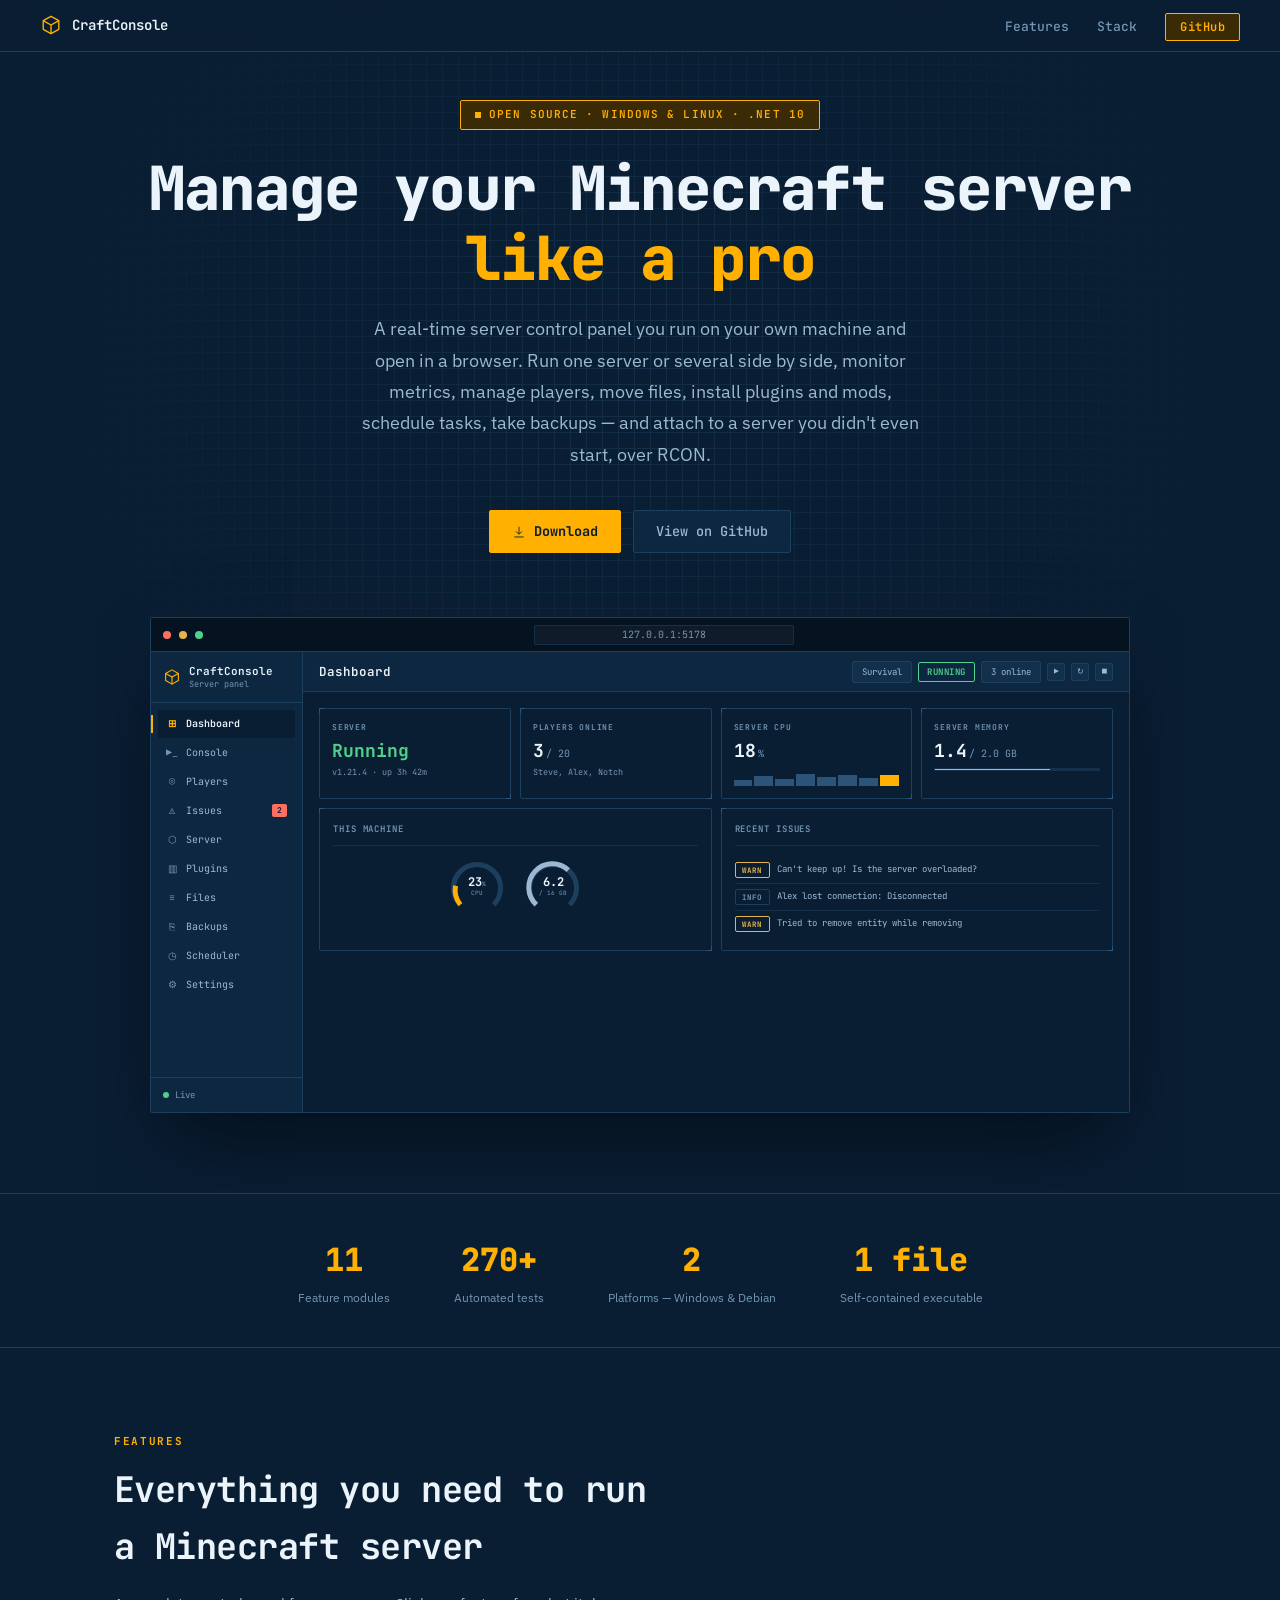
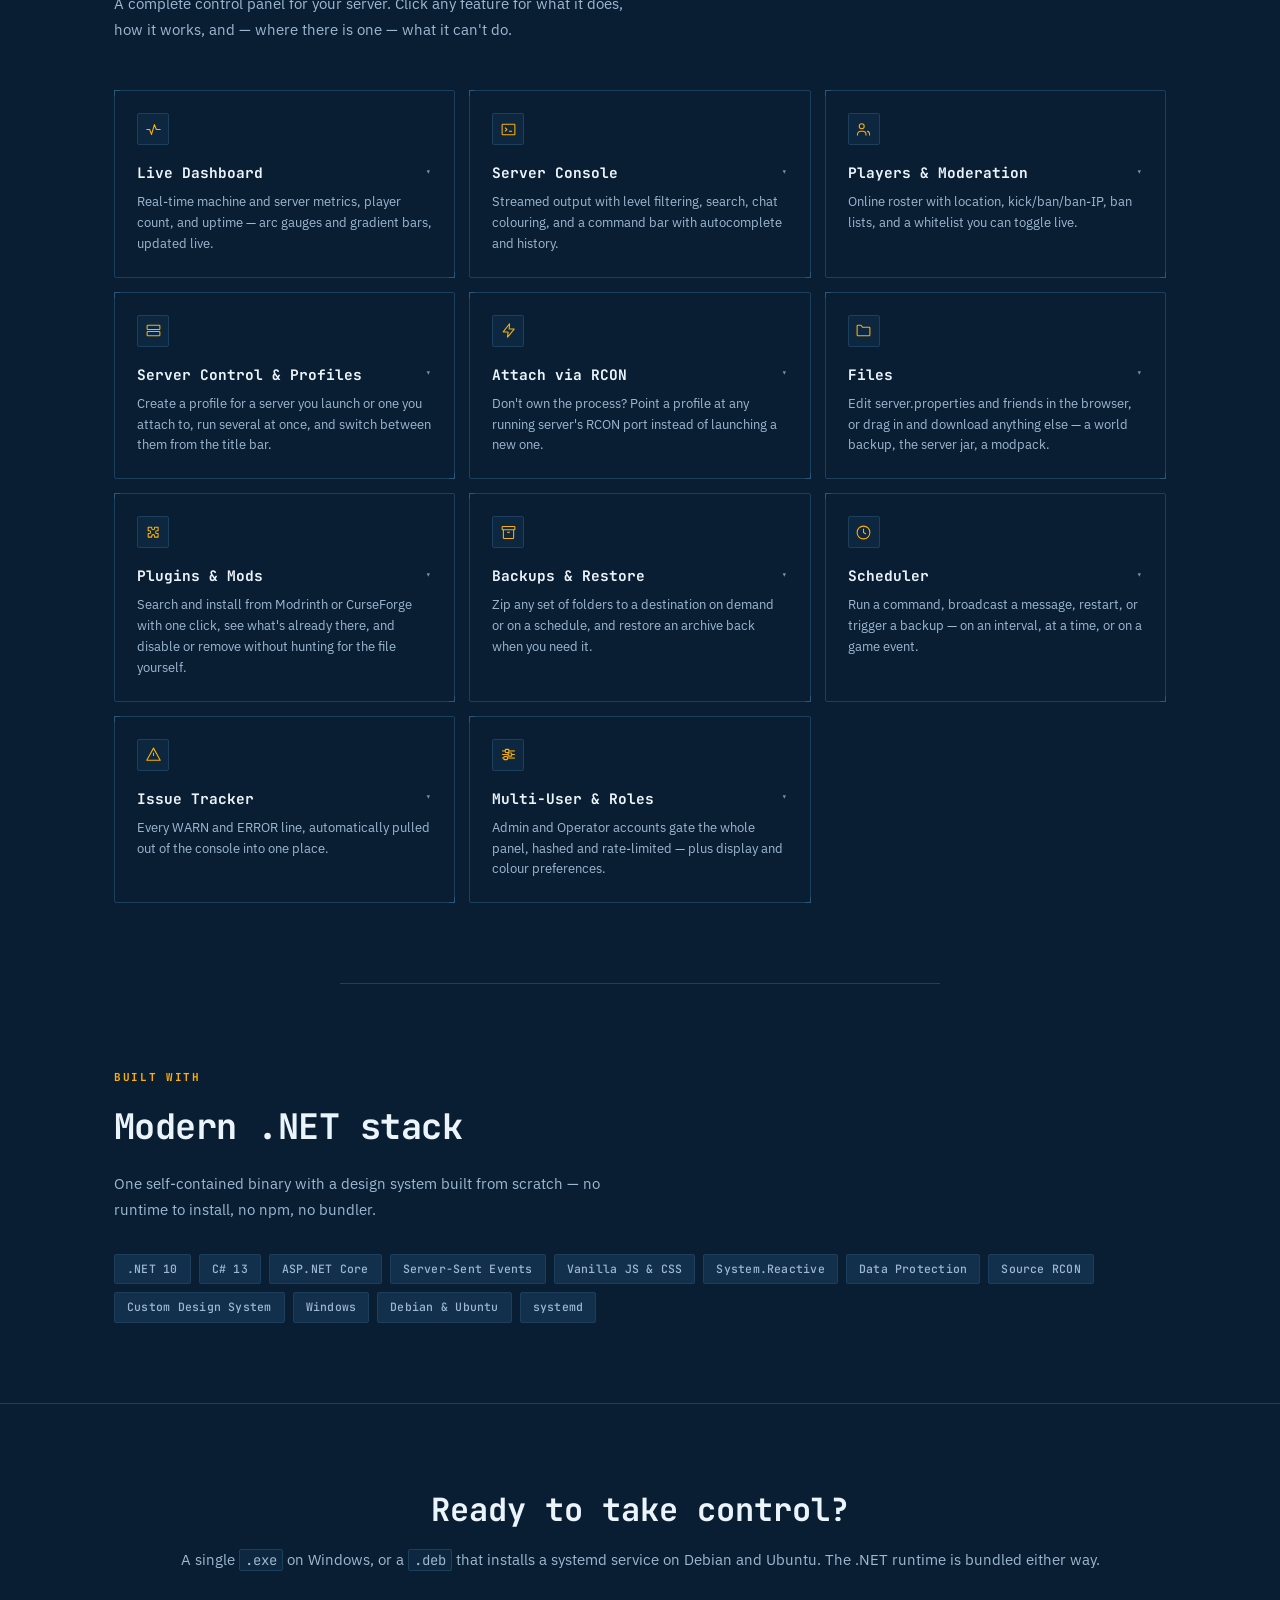
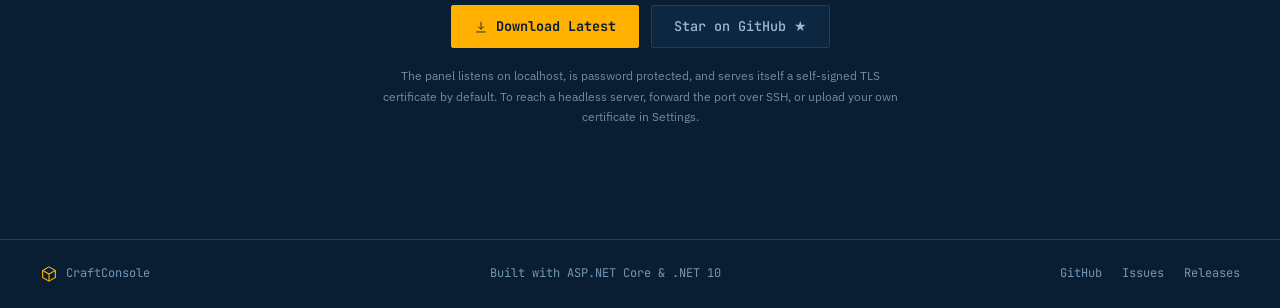
<file: docs/index.html>
<!DOCTYPE html>
<html lang="en">
<head>
  <meta charset="UTF-8"/>
  <meta name="viewport" content="width=device-width, initial-scale=1.0"/>
  <title>CraftConsole — Minecraft Server Management</title>
  <link rel="icon" href="data:image/svg+xml,%3Csvg xmlns='http://www.w3.org/2000/svg' viewBox='0 0 32 32'%3E%3Crect width='32' height='32' rx='6' fill='%230a1e33'/%3E%3Cpath d='M16 4 27 9.5v13L16 28 5 22.5v-13Z' fill='none' stroke='%23ffb000' stroke-width='2' stroke-linejoin='round'/%3E%3C/svg%3E"/>
  <link rel="preconnect" href="https://fonts.googleapis.com"/>
  <link rel="preconnect" href="https://fonts.gstatic.com" crossorigin/>
  <link href="https://fonts.googleapis.com/css2?family=JetBrains+Mono:wght@400;500;600;700;800&family=IBM+Plex+Sans:wght@400;500&display=swap" rel="stylesheet"/>
  <style>
    *, *::before, *::after { box-sizing: border-box; margin: 0; padding: 0; }

    /* ── Tokens — lifted straight from the app's own CYANOTYPE stylesheet.
       A real blueprint is not ink on white paper — it is a cyanotype:
       white lines burned onto Prussian blue. Amber is the one non-blue
       thing on the sheet, reserved for what's live. ── */
    :root {
      --sheet:   #0a1e33;
      --sheet-2: #0d2740;
      --sheet-3: #12304c;

      --n-100: #14304a;
      --n-200: #1d3f5e;
      --n-300: #2c5478;
      --n-500: #7396b4;
      --n-600: #9db9d1;
      --n-900: #ecf4fb;

      --ink:     var(--n-900);
      --ink-mid: var(--n-600);
      --ink-low: var(--n-500);

      --rule:      var(--n-100);
      --rule-firm: var(--n-200);

      --blue:      #ffb000;
      --blue-wash: #3a2a06;

      --warn: #e8b24a;
      --bad:  #ff6f61;
      --good: #4fd18b;

      --f-mono: 'JetBrains Mono', ui-monospace, Consolas, monospace;
      --f-sans: 'IBM Plex Sans', system-ui, sans-serif;

      --r: 2px;
      --grid-pitch: 16px;
    }

    html { scroll-behavior: smooth; }

    body {
      background: var(--sheet);
      color: var(--ink);
      font-family: var(--f-mono);
      font-size: 15px;
      line-height: 1.6;
      overflow-x: hidden;
    }

    /* Prose opts out of the mono default, same rule as the app itself:
       structure is mono, sentences meant to be read are Plex. */
    .prose { font-family: var(--f-sans); }

    :focus-visible { outline: 2px solid var(--blue); outline-offset: 2px; }

    /* ── Scrollbar ── */
    ::-webkit-scrollbar { width: 10px; }
    ::-webkit-scrollbar-track { background: transparent; }
    ::-webkit-scrollbar-thumb { background: var(--n-200); border: 3px solid var(--sheet); background-clip: padding-box; border-radius: 5px; }

    /* ── Brand mark (shared: nav, mock topbar, footer) — the isometric
       cube, drawn the same way the app's own sidebar mark is. ── */
    .brand-mark {
      flex-shrink: 0; display: inline-flex; color: var(--blue);
    }
    .brand-mark svg { display: block; width: 100%; height: 100%; }

    /* ── Nav ── */
    nav {
      position: fixed; top: 0; left: 0; right: 0; z-index: 100;
      height: 52px;
      background: rgba(10,30,51,.9);
      backdrop-filter: blur(10px);
      border-bottom: 1px solid var(--rule-firm);
      display: flex; align-items: center; justify-content: space-between;
      padding: 0 40px;
    }
    .nav-brand {
      display: flex; align-items: center; gap: 10px;
      text-decoration: none;
    }
    .nav-brand .brand-mark { width: 22px; height: 22px; }
    .nav-title {
      font-size: 14px; font-weight: 600;
      color: var(--ink);
    }
    .nav-links {
      display: flex; align-items: center; gap: 28px; list-style: none;
    }
    .nav-links a {
      color: var(--ink-low);
      text-decoration: none;
      font-size: 13px; font-weight: 500;
      transition: color .15s;
    }
    .nav-links a:hover { color: var(--ink-mid); }
    .nav-cta {
      background: var(--blue-wash);
      color: var(--blue) !important;
      border: 1px solid var(--blue);
      border-radius: var(--r);
      padding: 5px 14px;
      font-size: 12px !important;
      font-weight: 600 !important;
      letter-spacing: .04em;
      transition: background .15s, color .15s !important;
    }
    .nav-cta:hover {
      background: var(--blue) !important;
      color: var(--sheet) !important;
    }

    /* ── Hero ── */
    .hero {
      min-height: 100vh;
      display: flex; flex-direction: column;
      align-items: center; justify-content: center;
      text-align: center;
      padding: 100px 24px 80px;
      position: relative;
      overflow: hidden;
    }
    /* The drawing sheet's own ruled grid — the same texture the file
       editor's own textarea uses, faded out toward the edges. */
    .hero::before {
      content: '';
      position: absolute; inset: 0;
      background-image:
        linear-gradient(to right, var(--rule) 1px, transparent 1px),
        linear-gradient(to bottom, var(--rule) 1px, transparent 1px);
      background-size: var(--grid-pitch) var(--grid-pitch);
      mask-image: radial-gradient(ellipse 70% 60% at 50% 30%, black 0%, transparent 75%);
      pointer-events: none;
    }
    .hero-badge {
      display: inline-flex; align-items: center; gap: 8px;
      background: var(--blue-wash);
      border: 1px solid var(--blue);
      border-radius: var(--r);
      padding: 5px 14px;
      font-size: 11px; font-weight: 600;
      color: var(--blue);
      letter-spacing: .1em;
      text-transform: uppercase;
      margin-bottom: 24px;
      position: relative; z-index: 1;
    }
    .hero-badge-dot {
      width: 6px; height: 6px;
      background: var(--blue);
      animation: pulse 1.8s ease-in-out infinite alternate;
    }
    @keyframes pulse { from { opacity: 1; } to { opacity: .25; } }

    .hero h1 {
      font-family: var(--f-mono);
      font-size: clamp(2.2rem, 5.6vw, 3.8rem);
      font-weight: 800;
      line-height: 1.15;
      letter-spacing: -.015em;
      margin-bottom: 20px;
      position: relative; z-index: 1;
    }
    .hero h1 span { color: var(--blue); }
    .hero-sub {
      font-family: var(--f-sans);
      font-size: clamp(1rem, 2vw, 1.15rem);
      color: var(--ink-mid);
      max-width: 560px;
      margin-bottom: 40px;
      position: relative; z-index: 1;
      line-height: 1.7;
    }
    .hero-actions {
      display: flex; gap: 12px; flex-wrap: wrap; justify-content: center;
      position: relative; z-index: 1;
    }
    .btn {
      display: inline-flex; align-items: center; gap: 8px;
      padding: 10px 22px;
      border-radius: var(--r);
      font-family: var(--f-mono);
      font-size: 13.5px; font-weight: 500;
      text-decoration: none;
      transition: background .15s, border-color .15s, color .15s;
      cursor: pointer;
    }
    .btn .icon { width: 14px; height: 14px; }
    .btn-primary {
      background: var(--blue);
      color: var(--sheet);
      border: 1px solid var(--blue);
      font-weight: 700;
    }
    .btn-primary:hover {
      background: #ffc133;
      border-color: #ffc133;
    }
    .btn-secondary {
      background: var(--sheet-2);
      color: var(--ink-mid);
      border: 1px solid var(--rule-firm);
    }
    .btn-secondary:hover {
      border-color: var(--n-300);
      color: var(--ink);
    }

    /* ── App preview window ── */
    .hero-preview {
      margin-top: 64px;
      position: relative; z-index: 1;
      width: 100%; max-width: 980px;
    }
    .preview-chrome {
      border: 1px solid var(--rule-firm);
      border-radius: var(--r);
      overflow: hidden;
      box-shadow: 0 40px 80px -20px rgba(0,6,14,.7);
      font-size: 12px;
      text-align: left;
      display: flex;
      flex-direction: column;
    }
    /* Browser chrome — the panel runs in a browser, not a desktop window */
    .pw-titlebar {
      height: 34px; background: #051220; flex-shrink: 0;
      display: flex; align-items: center; padding: 0 12px; gap: 8px;
      border-bottom: 1px solid var(--rule-firm);
    }
    .pw-dot { width: 8px; height: 8px; border-radius: 50%; }
    .pw-urlbar {
      flex: 1; height: 20px; border-radius: var(--r);
      background: rgba(255,255,255,.04);
      border: 1px solid var(--rule);
      display: flex; align-items: center; justify-content: center; gap: 6px;
      font-family: var(--f-mono); font-size: 10px; color: var(--ink-low);
      max-width: 260px; margin: 0 auto;
    }
    /* App body: sidebar + main, like the real shell */
    .pw-body { display: flex; min-height: 460px; }
    .pw-sidebar {
      width: 152px; flex-shrink: 0;
      background: var(--sheet-2);
      border-right: 1px solid var(--rule-firm);
      display: flex; flex-direction: column;
    }
    .pw-brand-row {
      display: flex; align-items: center; gap: 8px;
      padding: 13px 12px; border-bottom: 1px solid var(--rule-firm);
    }
    .pw-brand-row .brand-mark { width: 18px; height: 18px; }
    .pw-brand-text { display: flex; flex-direction: column; line-height: 1.2; }
    .pw-brand-name { font-size: 11px; font-weight: 600; color: var(--ink); }
    .pw-brand-sub { font-size: 8.5px; color: var(--ink-low); }
    .pw-sidenav { flex: 1; padding: 7px; display: flex; flex-direction: column; gap: 1px; }
    .pw-navitem {
      display: flex; align-items: center; gap: 8px;
      padding: 6px 8px; border-radius: var(--r);
      font-family: var(--f-mono); font-size: 10px; font-weight: 400; color: var(--ink-mid);
      position: relative;
    }
    .pw-navitem-icon { width: 12px; text-align: center; color: var(--ink-low); font-size: 10px; }
    .pw-navitem.active { background: var(--sheet); color: var(--ink); font-weight: 600; }
    .pw-navitem.active .pw-navitem-icon { color: var(--blue); }
    .pw-navitem.active::before {
      content: ''; position: absolute; left: -7px; top: 5px; bottom: 5px;
      width: 2px; background: var(--blue);
    }
    .pw-navitem-badge {
      margin-left: auto; background: var(--bad); color: var(--sheet);
      font-family: var(--f-mono); font-size: 8px; font-weight: 700; padding: 0 5px; border-radius: var(--r);
    }
    .pw-sidefoot {
      display: flex; align-items: center; gap: 6px;
      padding: 10px 12px; border-top: 1px solid var(--rule-firm);
      font-family: var(--f-mono); font-size: 9px; color: var(--ink-low);
    }
    .pw-conn-dot { width: 6px; height: 6px; border-radius: 50%; background: var(--good); }

    .pw-main { flex: 1; display: flex; flex-direction: column; min-width: 0; }
    .pw-topbar {
      height: 40px; flex-shrink: 0;
      background: var(--sheet-2);
      border-bottom: 1px solid var(--rule-firm);
      display: flex; align-items: center; justify-content: space-between;
      padding: 0 16px;
    }
    .pw-page-title { font-family: var(--f-mono); font-size: 12.5px; font-weight: 600; color: var(--ink); }
    .pw-topbar-cluster { display: flex; align-items: center; gap: 6px; }
    .pw-chip {
      display: flex; align-items: center; gap: 5px;
      background: var(--sheet-3); border: 1px solid var(--rule-firm);
      border-radius: var(--r); padding: 3px 9px;
      font-family: var(--f-mono); font-size: 9px; color: var(--ink-mid); font-weight: 400;
    }
    .pw-pill { font-family: var(--f-mono); font-size: 9px; font-weight: 600; letter-spacing: .06em; text-transform: uppercase; padding: 2px 8px; border-radius: var(--r); border: 1px solid var(--good); color: var(--good); }
    .pw-mini-btn {
      width: 18px; height: 18px; border-radius: var(--r);
      background: var(--sheet-3); border: 1px solid var(--rule-firm);
      display: flex; align-items: center; justify-content: center;
      font-size: 8px; color: var(--ink-mid);
    }

    .pw-page { flex: 1; background: var(--sheet); padding: 16px; overflow: hidden; }
    .pw-dash-hero { display: grid; grid-template-columns: repeat(4, 1fr); gap: 9px; margin-bottom: 9px; }
    .pw-tile { position: relative; background: var(--sheet); border: 1px solid var(--rule-firm); border-radius: var(--r); padding: 12px; }
    .pw-tile-label {
      display: flex; align-items: center; gap: 5px;
      font-family: var(--f-mono); font-size: 8px; font-weight: 600; letter-spacing: .1em;
      color: var(--ink-low); text-transform: uppercase; margin-bottom: 8px;
    }
    .pw-tile-val { font-family: var(--f-mono); font-size: 18px; font-weight: 700; color: var(--ink); line-height: 1; }
    .pw-tile-unit { font-size: 10px; font-weight: 400; color: var(--ink-low); margin-left: 2px; }
    .pw-tile-sub { font-family: var(--f-mono); font-size: 8.5px; color: var(--ink-low); margin-top: 6px; }
    .pw-bar-track { height: 3px; background: var(--sheet-3); border: 1px solid var(--rule); margin-top: 8px; overflow: hidden; }
    .pw-bar-fill { height: 100%; width: 0; background: var(--blue); }
    .pw-spark { display: flex; align-items: flex-end; gap: 2px; height: 18px; margin-top: 8px; }
    .pw-spark i { flex: 1; background: var(--n-300); display: block; }

    .pw-dash-row { display: grid; grid-template-columns: 1fr 1fr; gap: 9px; }
    .pw-card-wide { position: relative; background: var(--sheet); border: 1px solid var(--rule-firm); border-radius: var(--r); padding: 13px; }
    .pw-card-title { font-family: var(--f-mono); font-size: 9px; font-weight: 600; letter-spacing: .1em; text-transform: uppercase; color: var(--ink-low); margin-bottom: 11px; padding-bottom: 8px; border-bottom: 1px solid var(--rule); }
    .pw-gauge-pair { display: flex; gap: 14px; justify-content: center; }
    .pw-arc { width: 62px; height: 62px; position: relative; }
    .pw-arc svg { width: 100%; height: 100%; }
    .pw-arc-center { position: absolute; inset: 0; display: flex; flex-direction: column; align-items: center; justify-content: center; }
    .pw-arc-val { font-family: var(--f-mono); font-size: 12px; font-weight: 700; color: var(--ink); line-height: 1; }
    .pw-arc-unit { font-family: var(--f-mono); font-size: 6px; color: var(--ink-low); margin-top: 1px; }
    .pw-issue-row {
      display: flex; align-items: center; gap: 7px;
      font-family: var(--f-mono); font-size: 9px; color: var(--ink-mid);
      padding: 5px 0; border-bottom: 1px solid var(--rule);
    }
    .pw-issue-row:last-child { border-bottom: none; }
    .pw-badge-warn, .pw-badge-info {
      font-family: var(--f-mono); font-size: 7.5px; font-weight: 700; letter-spacing: .04em; text-transform: uppercase;
      padding: 1px 6px; border-radius: var(--r); border: 1px solid; flex-shrink: 0;
    }
    .pw-badge-warn { color: var(--warn); border-color: var(--warn); }
    .pw-badge-info { color: var(--ink-low); border-color: var(--rule-firm); }

    /* Corner ticks — a drawn part on the sheet, the same mark the app's
       own .card uses. Applied to the tiles/cards inside the mock only, so
       it visually cites the real component without cloning it wholesale. */
    .pw-tile::before, .pw-tile::after,
    .pw-card-wide::before, .pw-card-wide::after {
      content: ''; position: absolute; width: 5px; height: 5px; pointer-events: none;
      border-color: var(--n-300); border-style: solid;
    }
    .pw-tile::before, .pw-card-wide::before { top: -1px; left: -1px; border-width: 1px 0 0 1px; }
    .pw-tile::after, .pw-card-wide::after { bottom: -1px; right: -1px; border-width: 0 1px 1px 0; }

    /* ── Stats bar ── */
    .stats-bar {
      display: flex; justify-content: center; gap: 64px;
      flex-wrap: wrap;
      padding: 40px 24px;
      border-top: 1px solid var(--rule-firm);
      border-bottom: 1px solid var(--rule-firm);
    }
    .stat-item { text-align: center; }
    .stat-number {
      font-family: var(--f-mono);
      font-size: 2rem; font-weight: 800;
      color: var(--blue);
      font-variant-numeric: tabular-nums;
    }
    .stat-label { font-family: var(--f-sans); font-size: 12px; color: var(--ink-low); margin-top: 2px; }

    /* ── Section ── */
    section { padding: 80px 24px; max-width: 1100px; margin: 0 auto; }
    .section-tag {
      display: inline-block;
      font-family: var(--f-mono);
      font-size: 11px; font-weight: 700;
      color: var(--blue);
      letter-spacing: .15em;
      text-transform: uppercase;
      margin-bottom: 12px;
    }
    .section-title {
      font-family: var(--f-mono);
      font-size: clamp(1.5rem, 2.8vw, 2.2rem);
      font-weight: 700;
      letter-spacing: -.015em;
      margin-bottom: 16px;
    }
    .section-sub {
      font-family: var(--f-sans);
      color: var(--ink-mid);
      max-width: 540px;
      font-size: 15px;
      line-height: 1.7;
    }

    /* ── Feature grid — a drawn part on the sheet: panel, hairline, corner
       ticks. Same shape as the app's own .card. ── */
    .feature-grid {
      display: grid;
      grid-template-columns: repeat(auto-fit, minmax(280px, 1fr));
      gap: 14px;
      margin-top: 48px;
    }
    .feature-card {
      position: relative;
      background: var(--sheet);
      border: 1px solid var(--rule-firm);
      border-radius: var(--r);
      transition: border-color .15s;
    }
    .feature-card::before, .feature-card::after {
      content: ''; position: absolute; width: 6px; height: 6px; pointer-events: none;
      border-color: var(--n-300); border-style: solid;
    }
    .feature-card::before { top: -1px; left: -1px; border-width: 1px 0 0 1px; }
    .feature-card::after  { bottom: -1px; right: -1px; border-width: 0 1px 1px 0; }
    .feature-card:hover, .feature-card.is-open {
      border-color: var(--blue);
    }
    .feature-card:hover::before, .feature-card:hover::after,
    .feature-card.is-open::before, .feature-card.is-open::after { border-color: var(--blue); }
    .feature-card-trigger {
      display: block; width: 100%; padding: 22px;
      background: none; border: none; text-align: left;
      cursor: pointer; font: inherit; color: inherit;
      box-sizing: border-box; border-radius: var(--r);
    }
    .feature-icon {
      width: 32px; height: 32px; border-radius: var(--r);
      background: var(--sheet-2);
      border: 1px solid var(--rule-firm);
      display: flex; align-items: center; justify-content: center;
      color: var(--blue);
      margin-bottom: 16px;
    }
    .feature-icon .icon { width: 17px; height: 17px; }
    .feature-title {
      display: flex; align-items: center; justify-content: space-between; gap: 8px;
      font-family: var(--f-mono);
      font-size: 14.5px; font-weight: 700;
      margin-bottom: 8px;
    }
    .feature-chevron {
      color: var(--ink-low); font-size: 11px; flex-shrink: 0;
      transition: transform .2s, color .2s;
    }
    .feature-card.is-open .feature-chevron { transform: rotate(180deg); color: var(--blue); }
    .feature-desc {
      font-family: var(--f-sans);
      font-size: 13px;
      color: var(--ink-mid);
      line-height: 1.6;
    }
    .feature-detail-source { display: none; }

    /* ── Expanded feature panel (JS-inserted) ── */
    .feature-panel {
      grid-column: 1 / -1;
      background: var(--sheet-2);
      border: 1px solid var(--blue);
      border-radius: var(--r);
      padding: 26px 30px;
      position: relative;
      animation: panel-in .18s ease-out;
    }
    .feature-panel h3 { font-family: var(--f-mono); font-size: 16px; font-weight: 700; margin-bottom: 14px; padding-right: 34px; }
    .feature-panel p { font-family: var(--f-sans); font-size: 13.5px; color: var(--ink-mid); line-height: 1.7; margin-bottom: 10px; }
    .feature-panel p:last-child { margin-bottom: 0; }
    .feature-panel p strong { color: var(--ink); font-weight: 600; }
    .feature-panel p code {
      font-family: var(--f-mono); font-size: .93em;
      background: var(--sheet-3); border: 1px solid var(--rule-firm); border-radius: var(--r);
      padding: 1px 5px; color: var(--ink);
    }
    .feature-panel-close {
      position: absolute; top: 20px; right: 22px;
      width: 26px; height: 26px; border-radius: var(--r);
      background: var(--sheet); border: 1px solid var(--rule-firm);
      color: var(--ink-mid); cursor: pointer;
      display: flex; align-items: center; justify-content: center;
      font-size: 13px; line-height: 1;
    }
    .feature-panel-close:hover { color: var(--ink); border-color: var(--n-300); }
    @keyframes panel-in { from { opacity: 0; transform: translateY(-6px); } to { opacity: 1; transform: translateY(0); } }
    @media (prefers-reduced-motion: reduce) {
      .feature-panel { animation: none; }
      .feature-chevron { transition: none; }
    }

    /* No-JS: reveal every detail inline, in document order */
    noscript { display: block; }

    /* ── Tech stack — a drawn selector strip, same shape as .tag ── */
    .tech-row {
      display: flex; flex-wrap: wrap; gap: 8px;
      margin-top: 32px;
    }
    .tech-badge {
      background: var(--sheet-3);
      border: 1px solid var(--rule-firm);
      border-radius: var(--r);
      padding: 5px 12px;
      font-family: var(--f-mono);
      font-size: 11.5px; font-weight: 500;
      letter-spacing: .02em;
      color: var(--ink-mid);
    }

    /* ── CTA section ── */
    .cta-section {
      text-align: center;
      padding: 80px 24px;
      position: relative; overflow: hidden;
      border-top: 1px solid var(--rule-firm);
    }
    .cta-section h2 {
      font-family: var(--f-mono);
      font-size: clamp(1.5rem, 2.6vw, 2rem);
      font-weight: 700;
      margin-bottom: 12px;
    }
    .cta-section p {
      font-family: var(--f-sans);
      color: var(--ink-mid);
      margin-bottom: 32px;
      font-size: 15px;
      line-height: 1.7;
    }
    .cta-section p code {
      font-family: var(--f-mono); font-size: .93em;
      background: var(--sheet-2); border: 1px solid var(--rule-firm); border-radius: var(--r);
      padding: 1px 5px; color: var(--ink-mid);
    }

    /* ── Footer ── */
    footer {
      border-top: 1px solid var(--rule-firm);
      padding: 24px 40px;
      display: flex; align-items: center; justify-content: space-between;
      flex-wrap: wrap; gap: 16px;
    }
    .footer-brand { display: flex; align-items: center; gap: 8px; }
    .footer-brand .brand-mark { width: 18px; height: 18px; }
    .footer-copy { font-family: var(--f-mono); font-size: 12px; color: var(--ink-low); }
    .footer-links { display: flex; gap: 20px; }
    .footer-links a { font-family: var(--f-mono); font-size: 12px; color: var(--ink-low); text-decoration: none; transition: color .15s; }
    .footer-links a:hover { color: var(--ink-mid); }

    /* ── Divider — a hairline rule, not a glow ── */
    .gradient-divider {
      height: 1px;
      background: var(--rule-firm);
      margin: 0 auto;
      max-width: 600px;
    }

    @media (max-width: 640px) {
      nav { padding: 0 20px; }
      .nav-links { display: none; }
      .stats-bar { gap: 32px; }
      footer { flex-direction: column; text-align: center; }
      .pw-body { flex-direction: column; }
      .pw-sidebar { width: 100%; flex-direction: row; align-items: center; }
      .pw-sidenav { display: none; }
      .pw-sidefoot { display: none; }
      .pw-dash-hero { grid-template-columns: 1fr 1fr; }
      .pw-dash-row { grid-template-columns: 1fr; }
    }
  </style>
</head>
<body>

<!-- ── Nav ── -->
<nav>
  <a href="#" class="nav-brand">
    <span class="brand-mark"><svg viewBox="0 0 24 24" fill="none" stroke="currentColor" stroke-width="1.5" stroke-linecap="butt" stroke-linejoin="round" aria-hidden="true"><path d="M12 2.5 20.5 7.25v9.5L12 21.5 3.5 16.75v-9.5Z"/><path d="M12 12 20.5 7.25"/><path d="M12 12 3.5 7.25"/><path d="M12 12v9.5"/></svg></span>
    <span class="nav-title">CraftConsole</span>
  </a>
  <ul class="nav-links">
    <li><a href="#features">Features</a></li>
    <li><a href="#stack">Stack</a></li>
    <li><a href="https://github.com/HexEditHD/CraftConsole" class="nav-cta">GitHub</a></li>
  </ul>
</nav>

<!-- ── Hero ── -->
<section class="hero">
  <div class="hero-badge">
    <div class="hero-badge-dot"></div>
    Open Source · Windows &amp; Linux · .NET 10
  </div>

  <h1>Manage your Minecraft server<br/><span>like a pro</span></h1>
  <p class="hero-sub">
    A real-time server control panel you run on your own machine and open in a browser.
    Run one server or several side by side, monitor metrics, manage players, move files,
    install plugins and mods, schedule tasks, take backups —
    and attach to a server you didn't even start, over RCON.
  </p>

  <div class="hero-actions">
    <a href="https://github.com/HexEditHD/CraftConsole/releases" class="btn btn-primary">
      <svg class="icon" viewBox="0 0 24 24" fill="none" stroke="currentColor" stroke-width="1.5" stroke-linecap="butt" stroke-linejoin="round" aria-hidden="true"><path d="M12 3v12.5"/><path d="M7 11l5 5 5-5"/><path d="M4 20.5h16"/></svg>
      Download
    </a>
    <a href="https://github.com/HexEditHD/CraftConsole" class="btn btn-secondary">
      View on GitHub
    </a>
  </div>

  <!-- App window mock: real shell shape — left sidebar, topbar, dashboard body -->
  <div class="hero-preview">
    <div class="preview-chrome">

      <!-- Browser chrome — the panel runs in a browser, no app titlebar -->
      <div class="pw-titlebar">
        <div class="pw-dot" style="background:#ff6f61"></div>
        <div class="pw-dot" style="background:#e8b24a"></div>
        <div class="pw-dot" style="background:#4fd18b"></div>
        <div class="pw-urlbar">127.0.0.1:5178</div>
      </div>

      <div class="pw-body">
        <!-- Sidebar -->
        <div class="pw-sidebar">
          <div class="pw-brand-row">
            <span class="brand-mark"><svg viewBox="0 0 24 24" fill="none" stroke="currentColor" stroke-width="1.5" stroke-linecap="butt" stroke-linejoin="round" aria-hidden="true"><path d="M12 2.5 20.5 7.25v9.5L12 21.5 3.5 16.75v-9.5Z"/><path d="M12 12 20.5 7.25"/><path d="M12 12 3.5 7.25"/><path d="M12 12v9.5"/></svg></span>
            <div class="pw-brand-text">
              <span class="pw-brand-name">CraftConsole</span>
              <span class="pw-brand-sub">Server panel</span>
            </div>
          </div>
          <div class="pw-sidenav">
            <div class="pw-navitem active"><span class="pw-navitem-icon">⊞</span> Dashboard</div>
            <div class="pw-navitem"><span class="pw-navitem-icon">▶_</span> Console</div>
            <div class="pw-navitem"><span class="pw-navitem-icon">◎</span> Players</div>
            <div class="pw-navitem"><span class="pw-navitem-icon">⚠</span> Issues <span class="pw-navitem-badge">2</span></div>
            <div class="pw-navitem"><span class="pw-navitem-icon">⬡</span> Server</div>
            <div class="pw-navitem"><span class="pw-navitem-icon">▥</span> Plugins</div>
            <div class="pw-navitem"><span class="pw-navitem-icon">≡</span> Files</div>
            <div class="pw-navitem"><span class="pw-navitem-icon">⎘</span> Backups</div>
            <div class="pw-navitem"><span class="pw-navitem-icon">◷</span> Scheduler</div>
            <div class="pw-navitem"><span class="pw-navitem-icon">⚙</span> Settings</div>
          </div>
          <div class="pw-sidefoot"><span class="pw-conn-dot"></span> Live</div>
        </div>

        <!-- Main -->
        <div class="pw-main">
          <div class="pw-topbar">
            <span class="pw-page-title">Dashboard</span>
            <div class="pw-topbar-cluster">
              <span class="pw-chip">Survival</span>
              <span class="pw-pill">Running</span>
              <span class="pw-chip">3 online</span>
              <span class="pw-mini-btn">▶</span>
              <span class="pw-mini-btn">↻</span>
              <span class="pw-mini-btn">■</span>
            </div>
          </div>

          <div class="pw-page">
            <div class="pw-dash-hero">
              <div class="pw-tile">
                <div class="pw-tile-label">Server</div>
                <div class="pw-tile-val" style="color:var(--good)">Running</div>
                <div class="pw-tile-sub">v1.21.4 · up 3h 42m</div>
              </div>
              <div class="pw-tile">
                <div class="pw-tile-label">Players online</div>
                <div class="pw-tile-val">3<span class="pw-tile-unit">/ 20</span></div>
                <div class="pw-tile-sub">Steve, Alex, Notch</div>
              </div>
              <div class="pw-tile">
                <div class="pw-tile-label">Server CPU</div>
                <div class="pw-tile-val">18<span class="pw-tile-unit">%</span></div>
                <div class="pw-spark">
                  <i style="height:35%"></i><i style="height:55%"></i><i style="height:40%"></i>
                  <i style="height:70%"></i><i style="height:50%"></i><i style="height:65%"></i>
                  <i style="height:45%"></i><i style="height:60%;background:var(--blue)"></i>
                </div>
              </div>
              <div class="pw-tile">
                <div class="pw-tile-label">Server memory</div>
                <div class="pw-tile-val">1.4<span class="pw-tile-unit">/ 2.0 GB</span></div>
                <div class="pw-bar-track"><div class="pw-bar-fill" style="width:70%"></div></div>
              </div>
            </div>

            <div class="pw-dash-row">
              <div class="pw-card-wide">
                <div class="pw-card-title">This machine</div>
                <div class="pw-gauge-pair">
                  <div class="pw-arc">
                    <svg viewBox="0 0 100 100">
                      <path d="M 23.1 76.9 A 38 38 0 1 1 76.9 76.9" fill="none" stroke="#1d3f5e" stroke-width="8" stroke-linecap="butt"/>
                      <path d="M 23.1 76.9 A 38 38 0 0 1 15.4 46.3" fill="none" stroke="#ffb000" stroke-width="8" stroke-linecap="butt"/>
                    </svg>
                    <div class="pw-arc-center">
                      <div class="pw-arc-val">23<span class="pw-arc-unit">%</span></div>
                      <div class="pw-arc-unit">CPU</div>
                    </div>
                  </div>
                  <div class="pw-arc">
                    <svg viewBox="0 0 100 100">
                      <path d="M 23.1 76.9 A 38 38 0 1 1 76.9 76.9" fill="none" stroke="#1d3f5e" stroke-width="8" stroke-linecap="butt"/>
                      <path d="M 23.1 76.9 A 38 38 0 0 1 74.7 21.1" fill="none" stroke="#9db9d1" stroke-width="8" stroke-linecap="butt"/>
                    </svg>
                    <div class="pw-arc-center">
                      <div class="pw-arc-val">6.2</div>
                      <div class="pw-arc-unit">/ 16 GB</div>
                    </div>
                  </div>
                </div>
              </div>
              <div class="pw-card-wide">
                <div class="pw-card-title">Recent issues</div>
                <div class="pw-issue-row"><span class="pw-badge-warn">Warn</span> Can't keep up! Is the server overloaded?</div>
                <div class="pw-issue-row"><span class="pw-badge-info">Info</span> Alex lost connection: Disconnected</div>
                <div class="pw-issue-row"><span class="pw-badge-warn">Warn</span> Tried to remove entity while removing</div>
              </div>
            </div>
          </div>
        </div>
      </div>

    </div>
  </div>
</section>

<!-- ── Stats ── -->
<div class="stats-bar">
  <div class="stat-item">
    <div class="stat-number">11</div>
    <div class="stat-label">Feature modules</div>
  </div>
  <div class="stat-item">
    <div class="stat-number">270+</div>
    <div class="stat-label">Automated tests</div>
  </div>
  <div class="stat-item">
    <div class="stat-number">2</div>
    <div class="stat-label">Platforms — Windows &amp; Debian</div>
  </div>
  <div class="stat-item">
    <div class="stat-number">1 file</div>
    <div class="stat-label">Self-contained executable</div>
  </div>
</div>

<!-- ── Features ── -->
<section id="features">
  <div class="section-tag">Features</div>
  <h2 class="section-title">Everything you need to run<br/>a Minecraft server</h2>
  <p class="section-sub">A complete control panel for your server. Click any feature for what it does, how it works, and — where there is one — what it can't do.</p>

  <div class="feature-grid" id="feature-grid">

    <div class="feature-card">
      <button class="feature-card-trigger" type="button" data-feature="dashboard" aria-expanded="false" aria-controls="feature-panel">
        <div class="feature-icon" aria-hidden="true"><svg class="icon" viewBox="0 0 24 24" fill="none" stroke="currentColor" stroke-width="1.5" stroke-linecap="butt" stroke-linejoin="round"><path d="M2 12h4.5l2.75 7 4-14 2.75 7H22"/></svg></div>
        <div class="feature-title"><span>Live Dashboard</span><span class="feature-chevron" aria-hidden="true">▾</span></div>
        <div class="feature-desc">Real-time machine and server metrics, player count, and uptime — arc gauges and gradient bars, updated live.</div>
      </button>
      <div class="feature-detail-source">
        <p><strong>What it does.</strong> Four hero tiles — server status, version and uptime; players online versus the server's max; server CPU with a history sparkline; and server memory with a fill meter — plus machine-wide CPU and memory arc gauges and a recent-issues feed.</p>
        <p><strong>How it works.</strong> Everything pushes over Server-Sent Events, so figures update as they change with no polling or refreshing.</p>
        <p><strong>Limits.</strong> A figure only appears when it's genuinely knowable — if there's no local process (a server reached over RCON, or one not yet started), CPU, RAM and uptime show "Not available" instead of a misleading zero.</p>
      </div>
    </div>

    <div class="feature-card">
      <button class="feature-card-trigger" type="button" data-feature="console" aria-expanded="false" aria-controls="feature-panel">
        <div class="feature-icon" aria-hidden="true"><svg class="icon" viewBox="0 0 24 24" fill="none" stroke="currentColor" stroke-width="1.5" stroke-linecap="butt" stroke-linejoin="round"><rect x="3" y="4.5" width="18" height="15" rx="1"/><path d="M7 9.5 9.75 12 7 14.5"/><path d="M12.5 14.5h4.5"/></svg></div>
        <div class="feature-title"><span>Server Console</span><span class="feature-chevron" aria-hidden="true">▾</span></div>
        <div class="feature-desc">Streamed output with level filtering, search, chat colouring, and a command bar with autocomplete and history.</div>
      </button>
      <div class="feature-detail-source">
        <p><strong>What it does.</strong> Live console output with level chips (All / Info / Warn / Error / Debug), a text filter, auto-scroll with a "new output" jump button, coloured chat names, and a command input with <code>/</code>-triggered autocomplete over the vanilla command set plus ↑↓ history.</p>
        <p><strong>How it works.</strong> Output streams over the same live channel as the dashboard; command history is kept in the browser, so it survives a refresh.</p>
        <p><strong>Limits.</strong> Over an RCON connection this becomes a transcript of commands and their replies, not a live log — RCON has no access to the server's raw output.</p>
      </div>
    </div>

    <div class="feature-card">
      <button class="feature-card-trigger" type="button" data-feature="players" aria-expanded="false" aria-controls="feature-panel">
        <div class="feature-icon" aria-hidden="true"><svg class="icon" viewBox="0 0 24 24" fill="none" stroke="currentColor" stroke-width="1.5" stroke-linecap="butt" stroke-linejoin="round"><path d="M3.5 20.5v-1.5a4.5 4.5 0 0 1 4.5-4.5h3a4.5 4.5 0 0 1 4.5 4.5v1.5"/><circle cx="9.5" cy="7.5" r="3.5"/><path d="M17 14.5a4 4 0 0 1 3.5 4v2"/></svg></div>
        <div class="feature-title"><span>Players &amp; Moderation</span><span class="feature-chevron" aria-hidden="true">▾</span></div>
        <div class="feature-desc">Online roster with location, kick/ban/ban-IP, ban lists, and a whitelist you can toggle live.</div>
      </button>
      <div class="feature-detail-source">
        <p><strong>What it does.</strong> An online player list with avatar, IP, best-effort geolocation and time joined; kick, ban and ban-IP with an optional reason; banned-player and banned-IP lists with pardon; and a whitelist tab with an enforcement toggle plus add/remove/reload.</p>
        <p><strong>How it works.</strong> Moderation sends the equivalent server command (kick/ban/whitelist); ban and whitelist entries are read from the server's own files.</p>
        <p><strong>Limits.</strong> Ban-IP is disabled when a connection can't report a player's IP, rather than guessing. Geolocation calls a third-party service (ipinfo.io) and is best-effort.</p>
      </div>
    </div>

    <div class="feature-card">
      <button class="feature-card-trigger" type="button" data-feature="server" aria-expanded="false" aria-controls="feature-panel">
        <div class="feature-icon" aria-hidden="true"><svg class="icon" viewBox="0 0 24 24" fill="none" stroke="currentColor" stroke-width="1.5" stroke-linecap="butt" stroke-linejoin="round"><rect x="3" y="4.5" width="18" height="6" rx="1"/><rect x="3" y="13.5" width="18" height="6" rx="1"/><path d="M6.5 7.5h.01"/><path d="M6.5 16.5h.01"/></svg></div>
        <div class="feature-title"><span>Server Control &amp; Profiles</span><span class="feature-chevron" aria-hidden="true">▾</span></div>
        <div class="feature-desc">Create a profile for a server you launch or one you attach to, run several at once, and switch between them from the title bar.</div>
      </button>
      <div class="feature-detail-source">
        <p><strong>What it does.</strong> Profiles in two modes — Managed, where the panel launches and owns the process, or Remote, attached over RCON — plus start/stop/restart, a guided server-JAR download (Vanilla, Paper, Purpur, Fabric and NeoForge auto-download with a version picker, progress and cancel; Spigot and classic Forge get a direct link and copy-pasteable instructions instead, since neither can be redistributed or automated), and Java runtime detection — one click and a UAC prompt on Windows, copy-pasteable <code>apt</code> commands on Linux.</p>
        <p><strong>How it works.</strong> Every profile ever started gets its own supervisor, so several run concurrently rather than one displacing another. A switcher in the title bar shows every server's live status and changes which one the rest of the panel is showing — console, players and issues stay correctly isolated per server even while switching between them live.</p>
        <p><strong>Limits.</strong> NeoForge needs a detected Java runtime before it can install — download or detect one first.</p>
      </div>
    </div>

    <div class="feature-card">
      <button class="feature-card-trigger" type="button" data-feature="rcon" aria-expanded="false" aria-controls="feature-panel">
        <div class="feature-icon" aria-hidden="true"><svg class="icon" viewBox="0 0 24 24" fill="none" stroke="currentColor" stroke-width="1.5" stroke-linecap="butt" stroke-linejoin="round"><path d="M13.5 2.5 4.5 14h7l-1 7.5L20 10h-7Z"/></svg></div>
        <div class="feature-title"><span>Attach via RCON</span><span class="feature-chevron" aria-hidden="true">▾</span></div>
        <div class="feature-desc">Don't own the process? Point a profile at any running server's RCON port instead of launching a new one.</div>
      </button>
      <div class="feature-detail-source">
        <p><strong>What it does.</strong> Commands, the online player list, and moderation (kick/ban/whitelist) all work exactly as they do for a managed server.</p>
        <p><strong>How it works.</strong> A Remote profile authenticates over the Source RCON protocol and sends commands over that connection; the password is encrypted at rest, so the panel reconnects after a restart without asking again.</p>
        <p><strong>Limits.</strong> No log stream, no filesystem, and no process to restart — the config editor, plugin list and Restart are disabled with an explanation rather than failing silently. Player join/leave is polled (roughly every 5s); a "server ready" trigger needs a real log line RCON doesn't have. RCON itself has no encryption of its own — only point it at a server on a trusted network.</p>
      </div>
    </div>

    <div class="feature-card">
      <button class="feature-card-trigger" type="button" data-feature="editor" aria-expanded="false" aria-controls="feature-panel">
        <div class="feature-icon" aria-hidden="true"><svg class="icon" viewBox="0 0 24 24" fill="none" stroke="currentColor" stroke-width="1.5" stroke-linecap="butt" stroke-linejoin="round"><path d="M3 5.5a1 1 0 0 1 1-1h4.5l2 3H20a1 1 0 0 1 1 1v10a1 1 0 0 1-1 1H4a1 1 0 0 1-1-1Z"/></svg></div>
        <div class="feature-title"><span>Files</span><span class="feature-chevron" aria-hidden="true">▾</span></div>
        <div class="feature-desc">Edit server.properties and friends in the browser, or drag in and download anything else — a world backup, the server jar, a modpack.</div>
      </button>
      <div class="feature-detail-source">
        <p><strong>What it does.</strong> A file tree of the whole server directory — every file, not just editable ones — with tabbed text editing (dirty-state tracking, Ctrl+S) for config formats, plus drag-and-drop or a file picker to upload anything, with a zip optionally extracted in place, and a download for any file in the tree.</p>
        <p><strong>How it works.</strong> Every path — read, write, upload destination, or zip entry — is checked to stay inside the server's own directory before anything touches disk; nothing can escape it.</p>
        <p><strong>Limits.</strong> Editing stays limited to known-safe text formats (<code>.yml</code> / <code>.yaml</code> / <code>.json</code> / <code>.txt</code> / <code>.properties</code> / <code>.log</code>) capped at 2 MB — upload and download have no such limit. Needs a locally-launched server — not available over RCON.</p>
      </div>
    </div>

    <div class="feature-card">
      <button class="feature-card-trigger" type="button" data-feature="plugins" aria-expanded="false" aria-controls="feature-panel">
        <div class="feature-icon" aria-hidden="true"><svg class="icon" viewBox="0 0 24 24" fill="none" stroke="currentColor" stroke-width="1.5" stroke-linecap="butt" stroke-linejoin="round"><path d="M4.5 4.5h5v1.5a2 2 0 0 0 4 0V4.5h5v5H17a2 2 0 0 0 0 4h1.5v5h-5V17a2 2 0 0 0-4 0v1.5h-5v-5H6a2 2 0 0 0 0-4H4.5Z"/></svg></div>
        <div class="feature-title"><span>Plugins &amp; Mods</span><span class="feature-chevron" aria-hidden="true">▾</span></div>
        <div class="feature-desc">Search and install from Modrinth or CurseForge with one click, see what's already there, and disable or remove without hunting for the file yourself.</div>
      </button>
      <div class="feature-detail-source">
        <p><strong>What it does.</strong> Two tabs: Installed scans the plugins folder and reads metadata straight out of each jar's <code>plugin.yml</code>, and can disable one without deleting it. Browse searches Modrinth or CurseForge — filtered to the profile's own server type and loader, so a Fabric profile sees mods and a Paper profile sees plugins — and installs with one click; a required dependency prompts for confirmation before anything is written to disk.</p>
        <p><strong>How it works.</strong> A disable moves the jar to <code>plugins/disabled</code> — the same as moving the file yourself, taking effect on the next restart. An install downloads straight into <code>plugins/</code> or <code>mods/</code> depending on the loader, and what CraftConsole itself installed is tracked separately, so it can be found and removed again later — including for mod loaders that carry no <code>plugin.yml</code>-equivalent metadata of their own.</p>
        <p><strong>Limits.</strong> CurseForge needs an API key configured in Settings first; Modrinth needs none. Vanilla has no plugin or mod system, so there's nothing to browse. Needs local file access — not available over RCON.</p>
      </div>
    </div>

    <div class="feature-card">
      <button class="feature-card-trigger" type="button" data-feature="backups" aria-expanded="false" aria-controls="feature-panel">
        <div class="feature-icon" aria-hidden="true"><svg class="icon" viewBox="0 0 24 24" fill="none" stroke="currentColor" stroke-width="1.5" stroke-linecap="butt" stroke-linejoin="round"><rect x="3" y="3.5" width="18" height="4.5" rx="1"/><path d="M4.75 8v11.5a1 1 0 0 0 1 1h12.5a1 1 0 0 0 1-1V8"/><path d="M10 11.75h4"/></svg></div>
        <div class="feature-title"><span>Backups &amp; Restore</span><span class="feature-chevron" aria-hidden="true">▾</span></div>
        <div class="feature-desc">Zip any set of folders to a destination on demand or on a schedule, and restore an archive back when you need it.</div>
      </button>
      <div class="feature-detail-source">
        <p><strong>What it does.</strong> Backup job definitions — a name, one or more source paths, a destination and a compression level — run on demand or from a scheduled task, with live progress, an archive list per job, and restore into a chosen directory. Jobs can be disabled without deleting them.</p>
        <p><strong>How it works.</strong> Restoring extracts the archive over the target directory, overwriting only files with matching names; every entry is checked to stay within the target before it's written.</p>
        <p><strong>Limits.</strong> Restoring requires the server to be stopped first — writing over a live world would just be overwritten by the next autosave.</p>
      </div>
    </div>

    <div class="feature-card">
      <button class="feature-card-trigger" type="button" data-feature="scheduler" aria-expanded="false" aria-controls="feature-panel">
        <div class="feature-icon" aria-hidden="true"><svg class="icon" viewBox="0 0 24 24" fill="none" stroke="currentColor" stroke-width="1.5" stroke-linecap="butt" stroke-linejoin="round"><circle cx="12" cy="12" r="9"/><path d="M12 6.75V12l3.5 2"/></svg></div>
        <div class="feature-title"><span>Scheduler</span><span class="feature-chevron" aria-hidden="true">▾</span></div>
        <div class="feature-desc">Run a command, broadcast a message, restart, or trigger a backup — on an interval, at a time, or on a game event.</div>
      </button>
      <div class="feature-detail-source">
        <p><strong>What it does.</strong> Triggers on an interval in seconds, a daily time, a player joining, or the server becoming ready; actions to run a console command, broadcast a message, restart the server, or run a configured backup job. Tasks can be enabled, disabled, or run on demand.</p>
        <p><strong>How it works.</strong> Triggers and actions run against whatever server is currently active, managed or RCON alike.</p>
        <p><strong>Limits.</strong> A trigger or action that can't fire on the current connection — Restart or "server ready" over RCON — shows as disabled with why, rather than sitting there silently never running.</p>
      </div>
    </div>

    <div class="feature-card">
      <button class="feature-card-trigger" type="button" data-feature="issues" aria-expanded="false" aria-controls="feature-panel">
        <div class="feature-icon" aria-hidden="true"><svg class="icon" viewBox="0 0 24 24" fill="none" stroke="currentColor" stroke-width="1.5" stroke-linecap="butt" stroke-linejoin="round"><path d="M12 3 21.5 20H2.5Z"/><path d="M12 9.5v4.5"/><path d="M12 16.75v.01"/></svg></div>
        <div class="feature-title"><span>Issue Tracker</span><span class="feature-chevron" aria-hidden="true">▾</span></div>
        <div class="feature-desc">Every WARN and ERROR line, automatically pulled out of the console into one place.</div>
      </button>
      <div class="feature-detail-source">
        <p><strong>What it does.</strong> Distills warnings and errors out of the console stream into a filterable feed (All / Warning / Severe), with a live count badge in the sidebar and a one-click clear.</p>
        <p><strong>How it works.</strong> Every console line is classified as it streams in, so nothing needs to be searched for after the fact.</p>
        <p><strong>Limits.</strong> Only sees what the console sees — not populated for a connection with no log stream.</p>
      </div>
    </div>

    <div class="feature-card">
      <button class="feature-card-trigger" type="button" data-feature="security" aria-expanded="false" aria-controls="feature-panel">
        <div class="feature-icon" aria-hidden="true"><svg class="icon" viewBox="0 0 24 24" fill="none" stroke="currentColor" stroke-width="1.5" stroke-linecap="butt" stroke-linejoin="round"><path d="M3 7h4.5"/><path d="M12.5 7H21"/><path d="M3 12h8.5"/><path d="M16.5 12H21"/><path d="M3 17h2.5"/><path d="M10.5 17H21"/><rect x="7.5" y="4.75" width="5" height="4.5" rx="1"/><rect x="11.5" y="9.75" width="5" height="4.5" rx="1"/><rect x="5.5" y="14.75" width="5" height="4.5" rx="1"/></svg></div>
        <div class="feature-title"><span>Multi-User &amp; Roles</span><span class="feature-chevron" aria-hidden="true">▾</span></div>
        <div class="feature-desc">Admin and Operator accounts gate the whole panel, hashed and rate-limited — plus display and colour preferences.</div>
      </button>
      <div class="feature-detail-source">
        <p><strong>What it does.</strong> Multi-user accounts (PBKDF2-SHA256, 210,000 iterations) with Admin or Operator roles — Admin manages everything including other users, downloads, settings and TLS; Operator covers day-to-day operation: console, players, moderation, start/stop/restart, and running existing backups. Server-held sessions per user; a lockout per IP after 5 failed attempts. Settings also covers console display (timestamps, auto-scroll, buffer size) and per-level colour customisation.</p>
        <p><strong>How it works.</strong> First run creates a single Admin account and is loopback-only, so setup can't be hijacked over the network even if the panel is bound wider afterwards. At least one enabled Admin always exists — the panel refuses to delete, disable or demote the last one.</p>
        <p><strong>Limits.</strong> TLS is self-signed by default — expect a one-time browser warning unless you upload your own certificate in Settings.</p>
      </div>
    </div>

  </div>

  <noscript>
    <style>
      .feature-detail-source {
        display: block !important;
        margin-top: 16px; padding-top: 16px;
        border-top: 1px solid var(--rule);
      }
      .feature-card-trigger { cursor: default; }
      .feature-chevron { display: none; }
    </style>
  </noscript>
</section>

<div class="gradient-divider"></div>

<!-- ── Tech Stack ── -->
<section id="stack">
  <div class="section-tag">Built with</div>
  <h2 class="section-title">Modern .NET stack</h2>
  <p class="section-sub">One self-contained binary with a design system built from scratch — no runtime to install, no npm, no bundler.</p>

  <div class="tech-row">
    <div class="tech-badge">.NET 10</div>
    <div class="tech-badge">C# 13</div>
    <div class="tech-badge">ASP.NET Core</div>
    <div class="tech-badge">Server-Sent Events</div>
    <div class="tech-badge">Vanilla JS &amp; CSS</div>
    <div class="tech-badge">System.Reactive</div>
    <div class="tech-badge">Data Protection</div>
    <div class="tech-badge">Source RCON</div>
    <div class="tech-badge">Custom Design System</div>
    <div class="tech-badge">Windows</div>
    <div class="tech-badge">Debian &amp; Ubuntu</div>
    <div class="tech-badge">systemd</div>
  </div>
</section>

<!-- ── CTA ── -->
<div class="cta-section">
  <h2>Ready to take control?</h2>
  <p>
    A single <code>.exe</code> on Windows, or a <code>.deb</code> that installs a systemd
    service on Debian and Ubuntu. The .NET runtime is bundled either way.
  </p>
  <div style="display:flex;gap:12px;justify-content:center;flex-wrap:wrap">
    <a href="https://github.com/HexEditHD/CraftConsole/releases" class="btn btn-primary">
      <svg class="icon" viewBox="0 0 24 24" fill="none" stroke="currentColor" stroke-width="1.5" stroke-linecap="butt" stroke-linejoin="round" aria-hidden="true"><path d="M12 3v12.5"/><path d="M7 11l5 5 5-5"/><path d="M4 20.5h16"/></svg>
      Download Latest
    </a>
    <a href="https://github.com/HexEditHD/CraftConsole" class="btn btn-secondary">Star on GitHub ★</a>
  </div>
  <p style="margin-top:18px;font-size:12px;opacity:.7;max-width:520px;margin-left:auto;margin-right:auto">
    The panel listens on localhost, is password protected, and serves itself a self-signed
    TLS certificate by default. To reach a headless server, forward the port over SSH, or
    upload your own certificate in Settings.
  </p>
</div>

<!-- ── Footer ── -->
<footer>
  <div class="footer-brand">
    <span class="brand-mark"><svg viewBox="0 0 24 24" fill="none" stroke="currentColor" stroke-width="1.5" stroke-linecap="butt" stroke-linejoin="round" aria-hidden="true"><path d="M12 2.5 20.5 7.25v9.5L12 21.5 3.5 16.75v-9.5Z"/><path d="M12 12 20.5 7.25"/><path d="M12 12 3.5 7.25"/><path d="M12 12v9.5"/></svg></span>
    <span class="footer-copy">CraftConsole</span>
  </div>
  <span class="footer-copy">Built with ASP.NET Core &amp; .NET 10</span>
  <div class="footer-links">
    <a href="https://github.com/HexEditHD/CraftConsole">GitHub</a>
    <a href="https://github.com/HexEditHD/CraftConsole/issues">Issues</a>
    <a href="https://github.com/HexEditHD/CraftConsole/releases">Releases</a>
  </div>
</footer>

<script>
(function () {
  'use strict';
  var grid = document.getElementById('feature-grid');
  if (!grid) return;

  var triggers = Array.prototype.slice.call(grid.querySelectorAll('.feature-card-trigger'));
  var panel = null;
  var openId = null;
  var resizeTimer = null;

  triggers.forEach(function (trigger) {
    trigger.id = 'feature-trigger-' + trigger.getAttribute('data-feature');
  });

  function closePanel() {
    if (panel && panel.parentNode) panel.parentNode.removeChild(panel);
    panel = null;
    openId = null;
    triggers.forEach(function (t) {
      t.setAttribute('aria-expanded', 'false');
      t.closest('.feature-card').classList.remove('is-open');
    });
  }

  function rowCardsFor(card) {
    var top = card.offsetTop;
    return triggers
      .map(function (t) { return t.closest('.feature-card'); })
      .filter(function (c) { return Math.abs(c.offsetTop - top) < 2; });
  }

  function openFor(trigger) {
    var id = trigger.getAttribute('data-feature');
    var reopening = openId !== id;
    var card = trigger.closest('.feature-card');
    closePanel();
    if (!reopening) return;

    var source = card.querySelector('.feature-detail-source');
    var titleEl = card.querySelector('.feature-title span');
    var title = titleEl ? titleEl.textContent : '';

    panel = document.createElement('div');
    panel.className = 'feature-panel';
    panel.id = 'feature-panel';
    panel.setAttribute('role', 'region');
    panel.setAttribute('aria-labelledby', trigger.id);
    panel.innerHTML =
      '<button type="button" class="feature-panel-close" aria-label="Close">✕</button>' +
      '<h3>' + title + '</h3>' + source.innerHTML;

    var rowCards = rowCardsFor(card);
    var lastInRow = rowCards[rowCards.length - 1];
    lastInRow.insertAdjacentElement('afterend', panel);

    trigger.setAttribute('aria-expanded', 'true');
    card.classList.add('is-open');
    openId = id;

    panel.querySelector('.feature-panel-close').addEventListener('click', closePanel);
  }

  triggers.forEach(function (trigger) {
    trigger.addEventListener('click', function () { openFor(trigger); });
  });

  window.addEventListener('resize', function () {
    clearTimeout(resizeTimer);
    resizeTimer = setTimeout(closePanel, 150);
  });
})();
</script>

</body>
</html>
</file>
